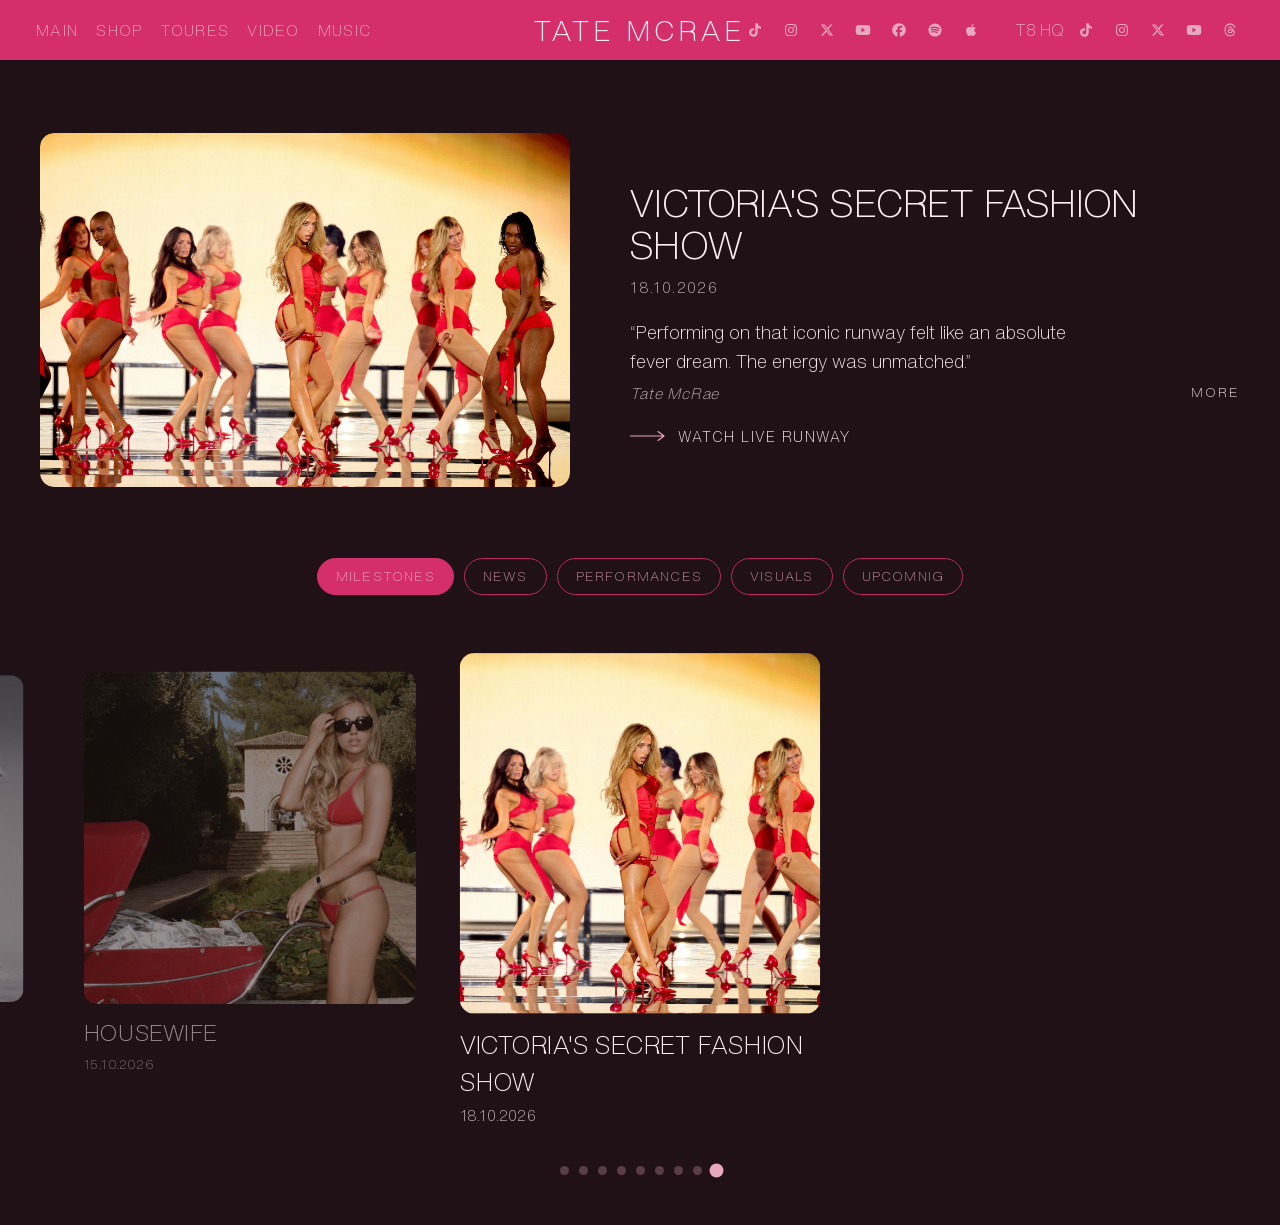
<file: index.html>
<html lang="en">
    <head>
        <meta charset="UTF-8">
           <title>Tate McRae</title>
           <link rel="stylesheet" href="style.css">
    </head>
    <body class="page-main">
        <header class="header">
           
            <nav class="nav-links">
                <a href="index.html">Main</a>
                <a href="shop.html">Shop</a>
                <a href="tour.html">Toures</a>
                <a href="video.html">Video</a>
                <a href="music.html">Music</a>
            </nav>
           
           <a href="https://www.tatemcrae.com/" target="_blank" rel="noopener" class="name-link">
               <h1 class="name">TATE MCRAE</h1>
           </a>
            
            <div class="socials">
                <a href="https://www.tiktok.com/@tatemcrae?lang=en" target="_blank" class="social-link">
                    <svg width="16" height="16" viewBox="0 0 600 600" xmlns="http://www.w3.org/2000/svg">
                      <g>
                        <title>TikTok</title>
                        <g>
                          <path d="m524.00098,253.92145a210.10001,210.10001 0 0 1 -122.79999,-39.3l0,178.8a162.60001,162.60001 0 1 1 -140.20001,-161.09999l0,89.90001a74.6,74.6 0 1 0 52.20001,71.20001l0,-349.40002l88,0a121.2,121.2 0 0 0 1.89999,22.2l0,0a122.2,122.2 0 0 0 53.89999,80.20001a121.4,121.4 0 0 0 67,20.09999l0,87.39999z" fill="currentColor"/>
                        </g>
                      </g>
                    </svg>
                    <span class="social-text">TikTok</span>
                </a>
                
                <a href="https://www.instagram.com/tatemcrae/?hl=en" target="_blank" class="social-link">
                    <svg width="16" height="16" viewBox="0 0 600 600" xmlns="http://www.w3.org/2000/svg" alt="Instagram">
                      <g>
                        <title>Instagram</title>
                        <g>
                          <path d="m300.04999,185.10002c-63.59999,0 -114.90001,51.3 -114.90001,114.89998s51.3,114.89999 114.90001,114.89999s114.89999,-51.29999 114.89999,-114.89999s-51.29999,-114.89998 -114.89999,-114.89998zm0,189.59999c-41.09998,0 -74.7,-33.5 -74.7,-74.69998s33.49998,-74.7 74.7,-74.7s74.69998,33.49998 74.69998,74.7s-33.59998,74.69998 -74.69998,74.69998zm146.39999,-194.29999c0,14.89999 -12,26.8 -26.79999,26.8c-14.90002,0 -26.80002,-12 -26.80002,-26.8s12,-26.8 26.80002,-26.8s26.79999,12 26.79999,26.8zm76.10001,27.2c-1.70001,-35.90001 -9.89996,-67.7 -36.20001,-93.90001c-26.19998,-26.2 -58,-34.39999 -93.89999,-36.2c-37,-2.1 -147.89999,-2.1 -184.89999,0c-35.8,1.7 -67.60001,9.9 -93.9,36.10001s-34.4,58 -36.2,93.89999c-2.1,37 -2.1,147.89998 0,184.89998c1.7,35.90002 9.9,67.70001 36.2,93.90002s57.99999,34.39999 93.9,36.19998c37,2.10004 147.89999,2.10004 184.89999,0c35.89999,-1.69995 67.69998,-9.89996 93.89999,-36.19998c26.20001,-26.20001 34.40002,-58 36.20001,-93.90002c2.10004,-37 2.10004,-147.79999 0,-184.79999l0,0.00002zm-47.80002,224.49998c-7.79999,19.60001 -22.89999,34.70001 -42.60001,42.60001c-29.5,11.69998 -99.5,9 -132.10001,9s-102.69998,2.60001 -132.10001,-9c-19.59999,-7.80002 -34.69998,-22.89999 -42.59999,-42.60001c-11.7,-29.5 -9,-99.5 -9,-132.10001s-2.6,-102.69998 9,-132.09999c7.8,-19.60001 22.90001,-34.7 42.59999,-42.60001c29.5,-11.7 99.5,-9 132.10001,-9s102.70001,-2.59999 132.10001,9c19.60001,7.8 34.70001,22.90001 42.60001,42.60001c11.70001,29.5 9,99.49998 9,132.09999s2.70001,102.69998 -9,132.10001z" fill="currentColor"/>
                        </g>
                      </g>
                    </svg>
                    <span class="social-text">Instagram</span>
                </a>
                
                <a href="https://twitter.com/tatemcrae" target="_blank" class="social-link">
                    <svg width="16" height="16" viewBox="0 0 600 600" xmlns="http://www.w3.org/2000/svg" alt="X">
                      <g>
                        <title>X</title>
                        <g>
                          <path d="m432.30002,92l70.60001,0l-154.20001,176.20001l181.39996,239.79999l-141.99997,0l-111.30002,-145.39999l-127.2,145.39999l-70.7,0l164.89999,-188.5l-173.89999,-227.5l145.59999,0l100.50002,132.89999l116.30002,-132.89999zm-24.80002,373.79999l39.10001,0l-252.40001,-333.79999l-41.99998,0l255.29999,333.79999z" fill="currentColor"/>
                        </g>
                      </g>
                    </svg>
                    <span class="social-text">X</span>
                </a>
                
                <a href="https://www.youtube.com/@TateMcRae" target="_blank" class="social-link">
                    <svg width="16" height="16" viewBox="0 0 600 600" xmlns="http://www.w3.org/2000/svg" alt="YouTube">
                      <g>
                        <title>YouTube</title>
                        <g>
                          <path stroke="#000" d="m561.70001,168.10001c-6.29999,-23.7 -24.79999,-42.3 -48.29999,-48.60001c-42.60001,-11.5 -213.39999,-11.5 -213.39999,-11.5s-170.8,0 -213.40001,11.5c-23.5,6.3 -42,24.90001 -48.3,48.60001c-11.4,42.89999 -11.4,132.29999 -11.4,132.29999s0,89.39999 11.4,132.30002c6.3,23.70001 24.8,41.5 48.3,47.79999c42.60001,11.5 213.40001,11.5 213.40001,11.5s170.79999,0 213.39999,-11.5c23.49994,-6.29999 41.99994,-24.20001 48.29999,-47.79999c11.39996,-42.90002 11.39996,-132.30002 11.39996,-132.30002s0,-89.39999 -11.39996,-132.3l0,0.00002zm-317.49997,213.5l0,-162.40001l142.70001,81.2l-142.70001,81.19998l0,0.00003z" fill="currentColor"/>
                        </g>
                      </g>
                    </svg>
                    <span class="social-text">YouTube</span>
                </a>
                
                <a href="https://www.facebook.com/TateMcRaeOfficial/" target="_blank" class="social-link">
                    <svg width="16" height="16" viewBox="0 0 600 600" xmlns="http://www.w3.org/2000/svg" alt="Facebook">
                      <g>
                        <title>Facebook</title>
                        <g>
                          <path d="m557,300.95001c0,-141.40002 -114.59998,-256.00003 -256,-256.00003s-256,114.59999 -256,256.00003c0,120 82.7,220.79999 194.20001,248.5l0,-170.29999l-52.80002,0l0,-78.20001l52.80002,0l0,-33.70001c0,-87.10001 39.39996,-127.5 124.99997,-127.5c16.20001,0 44.20001,3.2 55.70004,6.39999l0,70.8c-6,-0.60001 -16.50003,-1 -29.60004,-1c-42,0 -58.20001,15.89999 -58.20001,57.2l0,27.80002l83.59998,0l-14.39996,78.20001l-69.29999,0l0,175.89996c126.79999,-15.29999 225,-123.20001 225,-254.09998l0,0z" fill="currentColor"/>
                        </g>
                      </g>
                    </svg>
                    <span class="social-text">Facebook</span>
                </a>
                
                <a href="https://open.spotify.com/artist/45dkTj5sMRSjrmBSBeiHym?si=hIvLc4bwR6Gf6TRX18t8Ag" target="_blank" class="social-link">
                    <svg width="16" height="16" viewBox="0 0 600 600" xmlns="http://www.w3.org/2000/svg" alt="Spotify">
                      <g>
                        <title>Spotify</title>
                        <g>
                          <path stroke="#000" d="m300,52c-136.89999,0 -248,111.10001 -248,248s111.10001,248 248,248s248,-111.10001 248,-248s-111.10001,-248 -248,-248zm100.70001,364.89999c-4.20001,0 -6.80002,-1.30002 -10.70001,-3.60001c-62.39999,-37.59998 -135,-39.20001 -206.7,-24.5c-3.89999,1 -9,2.60001 -11.89999,2.60001c-9.70001,0 -15.8,-7.70001 -15.8,-15.80002c0,-10.29999 6.09999,-15.19998 13.59999,-16.79999c81.90001,-18.10001 165.60002,-16.5 237.00002,26.20001c6.09998,3.89999 9.69998,7.39999 9.69998,16.5s-7.10001,15.39999 -15.19998,15.39999zm26.89999,-65.60001c-5.20001,0 -8.70001,-2.29999 -12.30002,-4.19998c-62.5,-37 -155.69998,-51.89999 -238.60001,-29.39999c-4.79999,1.29999 -7.39999,2.59998 -11.89999,2.59998c-10.7,0 -19.39999,-8.69998 -19.39999,-19.39999s5.2,-17.79999 15.5,-20.69998c27.8,-7.80002 56.2,-13.60001 97.80002,-13.60001c64.89999,0 127.59998,16.10001 176.99997,45.5c8.10001,4.79999 11.30002,11 11.30002,19.69998c-0.10001,10.80002 -8.5,19.5 -19.40002,19.5l0.00003,0zm31,-76.19998c-5.20001,0 -8.39999,-1.30002 -12.89999,-3.89999c-71.20001,-42.50002 -198.50002,-52.70001 -280.90001,-29.70001c-3.60001,1 -8.10001,2.60001 -12.90001,2.60001c-13.2,0 -23.29999,-10.3 -23.29999,-23.60001c0,-13.60001 8.39999,-21.3 17.39999,-23.89999c35.2,-10.3 74.60001,-15.20001 117.5,-15.20001c73,0 149.5,15.20001 205.39999,47.8c7.80002,4.5 12.89999,10.7 12.89999,22.60001c0,13.59999 -11,23.3 -23.19998,23.3z" fill="currentColor"/>
                        </g>
                      </g>
                    </svg>
                    <span class="social-text">Spotify</span>
                </a>
                
                <a href="https://music.apple.com/us/artist/tate-mcrae/1446365464" target="_blank" class="social-link">
                    <svg width="16" height="16" viewBox="0 0 600 600" xmlns="http://www.w3.org/2000/svg" alt="Apple">
                      <g>
                        <title>Apple</title>
                        <g>
                          <path d="m426.5,312.74075c-0.19998,-36.70001 16.40002,-64.40001 50,-84.8c-18.79999,-26.89999 -47.19998,-41.7 -84.69998,-44.60001c-35.5,-2.79999 -74.30002,20.70001 -88.5,20.70001c-15,0 -49.40001,-19.70001 -76.39999,-19.70001c-55.80002,0.89999 -115.10002,44.5 -115.10002,133.2q0,39.29999 14.4,81.20001c12.8,36.69998 59.00001,126.69998 107.2,125.19998c25.2,-0.60004 43.00002,-17.89999 75.8,-17.89999c31.79999,0 48.29999,17.89999 76.39996,17.89999c48.60004,-0.70001 90.40005,-82.5 102.60004,-119.30002c-65.19998,-30.69998 -61.70001,-90 -61.70001,-91.89999l0,0.00003zm-56.59998,-164.2c27.29999,-32.40001 24.79999,-61.90001 24,-72.5c-24.10004,1.4 -52,16.39999 -67.89999,34.9c-17.50003,19.8 -27.80002,44.3 -25.60001,71.9c26.09998,2 49.89999,-11.40001 69.5,-34.3z" fill="currentColor"/>
                        </g>
                      </g>
                    </svg>
                    <span class="social-text">apple music</span>
                </a>
                
                <p class="no-wrap">&nbsp;&nbsp;&nbsp;&nbsp;T8 hq </p>
                
                <a href="https://www.tiktok.com/@t8hq" target="_blank" class="social-link">
                    <svg width="16" height="16" viewBox="0 0 600 600" xmlns="http://www.w3.org/2000/svg">
                      <g>
                        <title>TikTok</title>
                        <g>
                          <path d="m524.00098,253.92145a210.10001,210.10001 0 0 1 -122.79999,-39.3l0,178.8a162.60001,162.60001 0 1 1 -140.20001,-161.09999l0,89.90001a74.6,74.6 0 1 0 52.20001,71.20001l0,-349.40002l88,0a121.2,121.2 0 0 0 1.89999,22.2l0,0a122.2,122.2 0 0 0 53.89999,80.20001a121.4,121.4 0 0 0 67,20.09999l0,87.39999z" fill="currentColor"/>
                        </g>
                      </g>
                    </svg>
                    <span class="social-text">TikTok</span>
                </a>
                
                <a href="https://www.instagram.com/t8hq" target="_blank" class="social-link">
                    <svg width="16" height="16" viewBox="0 0 600 600" xmlns="http://www.w3.org/2000/svg" alt="Instagram">
                      <g>
                        <title>Instagram</title>
                        <g>
                          <path d="m300.04999,185.10002c-63.59999,0 -114.90001,51.3 -114.90001,114.89998s51.3,114.89999 114.90001,114.89999s114.89999,-51.29999 114.89999,-114.89999s-51.29999,-114.89998 -114.89999,-114.89998zm0,189.59999c-41.09998,0 -74.7,-33.5 -74.7,-74.69998s33.49998,-74.7 74.7,-74.7s74.69998,33.49998 74.69998,74.7s-33.59998,74.69998 -74.69998,74.69998zm146.39999,-194.29999c0,14.89999 -12,26.8 -26.79999,26.8c-14.90002,0 -26.80002,-12 -26.80002,-26.8s12,-26.8 26.80002,-26.8s26.79999,12 26.79999,26.8zm76.10001,27.2c-1.70001,-35.90001 -9.89996,-67.7 -36.20001,-93.90001c-26.19998,-26.2 -58,-34.39999 -93.89999,-36.2c-37,-2.1 -147.89999,-2.1 -184.89999,0c-35.8,1.7 -67.60001,9.9 -93.9,36.10001s-34.4,58 -36.2,93.89999c-2.1,37 -2.1,147.89998 0,184.89998c1.7,35.90002 9.9,67.70001 36.2,93.90002s57.99999,34.39999 93.9,36.19998c37,2.10004 147.89999,2.10004 184.89999,0c35.89999,-1.69995 67.69998,-9.89996 93.89999,-36.19998c26.20001,-26.20001 34.40002,-58 36.20001,-93.90002c2.10004,-37 2.10004,-147.79999 0,-184.79999l0,0.00002zm-47.80002,224.49998c-7.79999,19.60001 -22.89999,34.70001 -42.60001,42.60001c-29.5,11.69998 -99.5,9 -132.10001,9s-102.69998,2.60001 -132.10001,-9c-19.59999,-7.80002 -34.69998,-22.89999 -42.59999,-42.60001c-11.7,-29.5 -9,-99.5 -9,-132.10001s-2.6,-102.69998 9,-132.09999c7.8,-19.60001 22.90001,-34.7 42.59999,-42.60001c29.5,-11.7 99.5,-9 132.10001,-9s102.70001,-2.59999 132.10001,9c19.60001,7.8 34.70001,22.90001 42.60001,42.60001c11.70001,29.5 9,99.49998 9,132.09999s2.70001,102.69998 -9,132.10001z" fill="currentColor"/>
                        </g>
                      </g>
                    </svg>
                    <span class="social-text">Instagram</span>
                </a>
                
                <a href="https://x.com/_t8hq" target="_blank" class="social-link">
                    <svg width="16" height="16" viewBox="0 0 600 600" xmlns="http://www.w3.org/2000/svg" alt="X">
                      <g>
                        <title>X</title>
                        <g>
                          <path d="m432.30002,92l70.60001,0l-154.20001,176.20001l181.39996,239.79999l-141.99997,0l-111.30002,-145.39999l-127.2,145.39999l-70.7,0l164.89999,-188.5l-173.89999,-227.5l145.59999,0l100.50002,132.89999l116.30002,-132.89999zm-24.80002,373.79999l39.10001,0l-252.40001,-333.79999l-41.99998,0l255.29999,333.79999z" fill="currentColor"/>
                        </g>
                      </g>
                    </svg>
                    <span class="social-text">X</span>
                </a>
                
                <a href="https://www.youtube.com/channel/UCc_pOZqsOpqSmC16dltYwxw" target="_blank" class="social-link">
                    <svg width="16" height="16" viewBox="0 0 600 600" xmlns="http://www.w3.org/2000/svg" alt="YouTube">
                      <g>
                        <title>YouTube</title>
                        <g>
                          <path stroke="#000" d="m561.70001,168.10001c-6.29999,-23.7 -24.79999,-42.3 -48.29999,-48.60001c-42.60001,-11.5 -213.39999,-11.5 -213.39999,-11.5s-170.8,0 -213.40001,11.5c-23.5,6.3 -42,24.90001 -48.3,48.60001c-11.4,42.89999 -11.4,132.29999 -11.4,132.29999s0,89.39999 11.4,132.30002c6.3,23.70001 24.8,41.5 48.3,47.79999c42.60001,11.5 213.40001,11.5 213.40001,11.5s170.79999,0 213.39999,-11.5c23.49994,-6.29999 41.99994,-24.20001 48.29999,-47.79999c11.39996,-42.90002 11.39996,-132.30002 11.39996,-132.30002s0,-89.39999 -11.39996,-132.3l0,0.00002zm-317.49997,213.5l0,-162.40001l142.70001,81.2l-142.70001,81.19998l0,0.00003z" fill="currentColor"/>
                        </g>
                      </g>
                    </svg>
                    <span class="social-text">YouTube</span>
                </a>
                
                <a href="https://www.threads.net/@t8hq" target="_blank" class="social-link">
                    <svg width="16" height="16" viewBox="0 0 600 600" xmlns="http://www.w3.org/2000/svg" alt="Opera">
                      <g>
                        <title>Threads</title>
                        <g>
                          <path stroke="#000" d="m408.44998,279.64996c2.20004,0.90002 4.20004,1.90002 6.30002,2.80002c29.20001,14.10001 50.59998,35.20001 61.79999,61.39999c15.70001,36.5 17.20001,95.80002 -30.29999,143.20001c-36.20001,36.20001 -80.29999,52.5 -142.60001,53l-0.30002,0c-70.19998,-0.5 -124.09998,-24.10004 -160.39998,-70.20001c-32.3,-41 -48.9,-98.10001 -49.5,-169.60001l0,-0.29999l0,-0.19998c0.5,-71.50002 17.1,-128.60002 49.40001,-169.60002c36.29999,-46.1 90.29999,-69.7 160.49997,-70.2l0.30002,0c70.30002,0.5 124.89999,24 162.30002,69.89999c18.39996,22.70001 32,50 40.59998,81.70001l-40.40002,10.79999c-7.09998,-25.79999 -17.79999,-47.79999 -32.19995,-65.39999c-29.20001,-35.8 -73,-54.2 -130.50003,-54.6c-57,0.5 -100.10001,18.8 -128.19998,54.4c-26.20001,33.3 -39.8,81.5 -40.3,143.2c0.5,61.70001 14.09999,109.89999 40.3,143.29999c28,35.60001 71.2,53.90002 128.19998,54.40002c51.39999,-0.40002 85.39999,-12.60001 113.69998,-40.90002c32.30002,-32.19998 31.70001,-71.79999 21.40002,-95.89999c-6.10001,-14.19998 -17.10001,-26 -31.90002,-34.89999c-3.69995,26.89999 -11.79999,48.29999 -24.69995,64.79999c-17.10004,21.80002 -41.40002,33.60001 -72.70001,35.30002c-23.60001,1.29999 -46.29999,-4.39999 -63.90001,-16c-20.8,-13.80002 -33,-34.80002 -34.3,-59.30002c-2.5,-48.29999 35.70001,-82.99997 95.20001,-86.39999c21.09998,-1.20001 40.89996,-0.29999 59.19998,2.79999c-2.39999,-14.79999 -7.30002,-26.59998 -14.60001,-35.19998c-10,-11.7 -25.59998,-17.7 -46.19998,-17.8l-0.69998,0c-16.60004,0 -39,4.60001 -53.30002,26.3l-34.39999,-23.60001c19.2,-29.09999 50.29999,-45.09999 87.79999,-45.09999l0.79999,0c62.60001,0.39999 99.90002,39.5 103.70001,107.7l-0.20001,0.19998l0.10001,0zm-155.99998,68.80002c1.3,25.10001 28.39998,36.79999 54.59999,35.29999c25.60001,-1.39999 54.60004,-11.39999 59.5,-73.19998c-13.20001,-2.89999 -27.79999,-4.39999 -43.39999,-4.39999c-4.80002,0 -9.60001,0.09998 -14.39999,0.39999c-42.90002,2.39999 -57.2,23.19998 -56.2,41.79999l-0.10001,0.10001z" fill="currentColor"/>
                        </g>
                      </g>
                    </svg>
                    <span class="social-text">Threads</span>
                </a>
            </div>
        </header>
        <div class="current-milestone">
            <!-- JS заполнит -->
        </div>
        
        <!-- Панель статьи (скрыта по умолчанию) -->
        <div class="article-panel" id="article-panel">
            <div class="article-inner">
                <div class="article-left" id="article-left">
                    <!-- Сюда будут сноски и доп. фото -->
                </div>
                <div class="article-right" id="article-right">
                    <!-- Сюда основной текст -->
                </div>
            </div>
            <div class="article-bottom">
                <button class="less-btn" id="less-btn">LESS</button>
            </div>
        </div>

        <!-- Панель категорий под блоком -->
        <div class="categories-bar">
            <button class="cat-btn active">MILESTONES</button>
            <button class="cat-btn">NEWS</button>
            <button class="cat-btn">PERFORMANCES</button>
            <button class="cat-btn">VISUALS</button>
            <button class="cat-btn">UPCOMNIG</button>
        </div>
        <!-- Главный контейнер всей секции хронологии -->
        <section class="timeline-section">
            <div class="timeline-scroll-container" id="timeline-scroll"></div>

            <div class="timeline-dots-container" id="timeline-dots"></div>
        </section>

        <script src="script.js"></script>
    </body>
</html>
</file>
<file: style.css>
@font-face {
  font-family: "HelveticaNowVar";
  font-style: normal;
  font-weight: 200;
  font-stretch: normal;
  font-display: swap;
  src: url('helvetica.woff2') format('woff2'), url('helvetica.woff2') format('woff');
}

:root {
    --bg-primary: #1a1a1a;
    --bg-secondary: #2a2a2a;
    --text-main: #e8e8e8;
    --accent: #b1b1af;
}

* {
    box-sizing: border-box;
}

body {
    margin: 0;
    padding: 0;
    background-color: var(--bg-primary);
    color: var(--text-main);
    font-family: "HelveticaNowVar", sans-serif;
    font-weight: 200;
    text-transform: uppercase;
    transition: background-color 0.45s ease;
    -webkit-font-smoothing: antialiased;
}

h1, h2, h3, p, a, span, button, time, .btn, .card-title, .card-date {
    font-family: "HelveticaNowVar", sans-serif !important;
    font-weight: 200 !important;
    margin: 0;
    color: var(--text-main);
}

a {
    color: inherit;
    text-decoration: none;
}

/* ===== HEADER ===== */
.header {
    display: flex;
    justify-content: space-between;
    align-items: center;
    padding: 18px 36px;
    background-color: var(--bg-secondary);
    position: relative;
    z-index: 50;
    transition: background-color 0.45s ease;
}

.nav-links {
    display: flex;
    gap: 18px;
    flex: 1;
}

.nav-links a {
    font-size: 15px;
    letter-spacing: 1.3px;
    color: var(--accent) !important;
    transition: opacity 0.25s ease;
}

.nav-links a:hover {
    opacity: 0.6;
}

.header .name-link {
    position: absolute;
    left: 50%;
    transform: translateX(-50%);
}

.header h1.name {
    font-size: 28px;
    letter-spacing: 5px;
    color: var(--text-main) !important;
    white-space: nowrap;
}

.socials {
    display: flex;
    gap: 14px;
    flex: 1;
    justify-content: flex-end;
    align-items: center;
}

.social-link {
    display: inline-flex;
    align-items: center;
    gap: 6px;
    color: var(--accent) !important;
}

.social-link svg {
    fill: currentColor !important;
}

.social-link .social-text {
    max-width: 0;
    opacity: 0;
    white-space: nowrap;
    overflow: hidden;
    font-size: 13px;
    letter-spacing: 0.5px;
    transition: max-width 1s ease, opacity 1s ease;
}

.social-link:hover .social-text {
    max-width: 120px;
    opacity: 1;
}

.socials p {
    color: var(--accent) !important;
}

/* ===== HERO ===== */
.current-milestone {
    display: grid;
    grid-template-columns: 1fr 1.15fr;
    gap: 60px;
    align-items: center; /* ← вот это */
    padding: 40px 40px 20px;
    max-width: 1280px;
    margin: 0 auto;
    min-height: 480px;
    transition: opacity 0.3s ease;
}

.current-milestone.fade-out {
    opacity: 0;
}

.media-container {
    width: 100%;
    border-radius: 14px;
    overflow: hidden;
}

.main-media {
    width: 100%;
    height: auto;
    display: block;
    border-radius: 14px;
    object-fit: contain; /* больше не приближает и не обрезает */
}

.current-milestone .content {
    max-width: none;
    display: flex;
    flex-direction: column;
    justify-content: center;
    padding-top: 10px;
}

.current-milestone h2 {
    font-size: 38px;
    letter-spacing: 1.2px;
    line-height: 1.1;
    margin-bottom: 10px;
    color: var(--text-main) !important;
}

.subtitle {
    font-size: 14px;
    letter-spacing: 1.4px;
    opacity: 0.75;
    margin-bottom: 20px;
    color: var(--text-main) !important;
}

.hero-description {
    font-size: 17px !important;
    line-height: 1.55;
    text-transform: none !important;
    color: var(--text-main) !important;
    margin-bottom: 8px;
    max-width: 420px;
}

.hero-description::before {
    content: "“";
    opacity: 0.6;
}

.hero-description::after {
    content: "”";
    opacity: 0.6;
}

.hero-description {
    font-size: 18px !important;
    line-height: 1.6;
    text-transform: none !important;
    color: var(--text-main) !important;
    margin-bottom: 10px;
    max-width: 440px;
}

.hero-author {
    font-size: 15px !important;
    letter-spacing: 0.8px;
    opacity: 0.75;
    color: var(--text-main) !important;
    text-transform: none !important;
    font-style: italic;
    margin-bottom: 18px;
}

/* Кнопки — стрелка едет к тексту */
.action-buttons {
    display: flex;
    flex-direction: column;
    gap: 12px;
}

.btn-group {
    display: inline-flex;
    align-items: center;
    gap: 12px;
    width: fit-content;
    color: var(--text-main) !important;
}

.btn-group .arrow {
    width: 36px;
    height: 12px;
    color: var(--accent) !important;
    transition: transform 0.3s ease;
    flex-shrink: 0;
}

.btn-group:hover .arrow {
    transform: translateX(8px);
}

.btn {
    font-size: 14px;
    letter-spacing: 1.5px;
    color: var(--text-main) !important;
}

/* ===== CATEGORIES ===== */
.categories-bar {
    display: flex;
    justify-content: center;
    gap: 10px;
    margin: 18px 0 30px;
    flex-wrap: wrap;
}

.cat-btn {
    background: transparent;
    border: 1px solid var(--bg-secondary);
    color: var(--accent) !important;
    padding: 8px 18px;
    border-radius: 40px;
    font-size: 13px;
    letter-spacing: 1.2px;
    cursor: pointer;
    transition: all 0.3s cubic-bezier(0.25, 1, 0.5, 1);
    font-family: inherit;
    font-weight: 200;
    text-transform: uppercase;
    opacity: 0.85;
}

.cat-btn:hover {
    opacity: 1;
    transform: translateY(-3px);
}

.cat-btn.active {
    background-color: var(--bg-secondary);
    border-color: var(--bg-secondary);
    color: var(--accent) !important;
    opacity: 1;
    transform: none;
}

/* ===== TIMELINE ===== */
.timeline-section {
    padding: 10px 0 50px;
    overflow: hidden;
}

.timeline-scroll-container {
    display: flex;
    overflow-x: auto;
    scroll-snap-type: x mandatory;
    scrollbar-width: none;
    padding: 25px calc(50vw - 175px);
}

.timeline-scroll-container::-webkit-scrollbar {
    display: none;
}

.timeline-card {
    flex: 0 0 350px;
    margin-right: 40px;
    scroll-snap-align: center;
    cursor: pointer;
    transition: transform 0.9s cubic-bezier(0.25, 1, 0.5, 1), opacity 0.4s ease;
    transform: scale(0.94);
    opacity: 0.5;
}

.timeline-card:last-child {
    margin-right: 0;
}

.timeline-card.active-card {
    transform: scale(1.03);
    opacity: 1;
}

.card-media-wrapper {
    width: 100%;
    aspect-ratio: 1/1;
    border-radius: 14px;
    overflow: hidden;
    margin-bottom: 12px;
}

.card-image {
    width: 100%;
    height: 100%;
    object-fit: cover;
    display: block;
}

.card-title {
    font-size: 24px !important;
    letter-spacing: 0.5px;
    margin-bottom: 4px;
    color: var(--text-main) !important;
}

.card-date {
    font-size: 14px;
    opacity: 0.75;
    color: var(--text-main) !important;
}

/* ===== DOTS ===== */
.timeline-dots-container {
    display: flex;
    justify-content: center;
    gap: 10px;
    margin-top: 22px;
}

.dot {
    width: 9px;
    height: 9px;
    border-radius: 50%;
    background: var(--accent);
    opacity: 0.3;
    cursor: pointer;
    transition: transform 0.25s ease, opacity 0.25s ease;
}

.dot:hover {
    transform: scale(1.55);
    opacity: 0.95;
}

.dot.active {
    opacity: 1;
    transform: scale(1.55);
}

.dot.active:hover {
    transform: scale(1.8);
}

/* ===== IN DEV ===== */
.in-dev {
    width: 100%;
    text-align: center;
    padding: 80px 0;
    font-size: 17px;
    letter-spacing: 3px;
    opacity: 0.5;
}

/* MORE */
.more-btn {
    background: none;
    border: none;
    color: var(--text-main) !important;
    font-family: inherit;
    font-weight: 200;
    font-size: 13px;
    letter-spacing: 2px;
    text-transform: uppercase;
    cursor: pointer;
    padding: 0;
    transition: opacity 0.4s ease;
}

.more-btn.hidden {
    opacity: 0;
    pointer-events: none;
}

.more-btn:hover {
    opacity: 0.6;
}

.quote-block {
    margin-bottom: 22px;
}

.quote-footer {
    display: flex;
    justify-content: space-between;
    align-items: center;
    margin-top: 6px;
}

.hero-description {
    font-size: 18px !important;
    line-height: 1.6;
    text-transform: none !important;
    color: var(--text-main) !important;
    margin-bottom: 0;
    max-width: 440px;
}

.hero-author {
    font-size: 15px !important;
    letter-spacing: 0.8px;
    opacity: 0.75;
    color: var(--text-main) !important;
    text-transform: none !important;
    font-style: italic;
    margin: 0;
}

/* ===== ARTICLE PANEL ===== */
.article-panel {
    max-width: 1280px;
    margin: 0 auto;
    padding: 0 40px;
    max-height: 0;
    opacity: 0;
    overflow: hidden;
    transition: max-height 0.9s cubic-bezier(0.25, 1, 0.5, 1),
                opacity 0.75s ease,
                padding 0.75s ease;
}

.article-panel.open {
    max-height: 4000px;
    opacity: 1;
    padding: 30px 40px 60px;
}

.article-inner {
    display: grid;
    grid-template-columns: 1fr 1.15fr;
    gap: 60px;
    align-items: start;
}

.article-left {
    display: flex;
    flex-direction: column;
    gap: 28px;
}

.article-left img {
    width: 100%;
    border-radius: 12px;
    display: block;
}

.article-note {
    font-size: 14px;
    line-height: 1.5;
    text-transform: none;
    opacity: 0.75;
    color: var(--text-main);
}

.article-note span {
    display: block;
    font-size: 12px;
    letter-spacing: 1px;
    opacity: 0.5;
    margin-bottom: 6px;
    text-transform: uppercase;
}

.article-right p {
    font-size: 16.5px;
    line-height: 1.7;
    text-transform: none;
    color: var(--text-main);
    margin-bottom: 26px;
    text-align: justify;
    text-align-last: left;
}

.article-bottom {
    display: flex;
    justify-content: flex-end;
    margin-top: 28px; /* ближе к тексту */
}

.less-btn {
    background: none;
    border: none;
    color: var(--text-main);
    font-family: inherit;
    font-weight: 200;
    font-size: 13px;
    letter-spacing: 2px;
    text-transform: uppercase;
    cursor: pointer;
    padding: 0;
    transition: opacity 0.3s ease;
}

.less-btn:hover {
    opacity: 0.55;
}

.hero-title-image {
    max-width: 100%;
    height: auto;
    margin-bottom: 12px;
    display: block;
}
</file>
